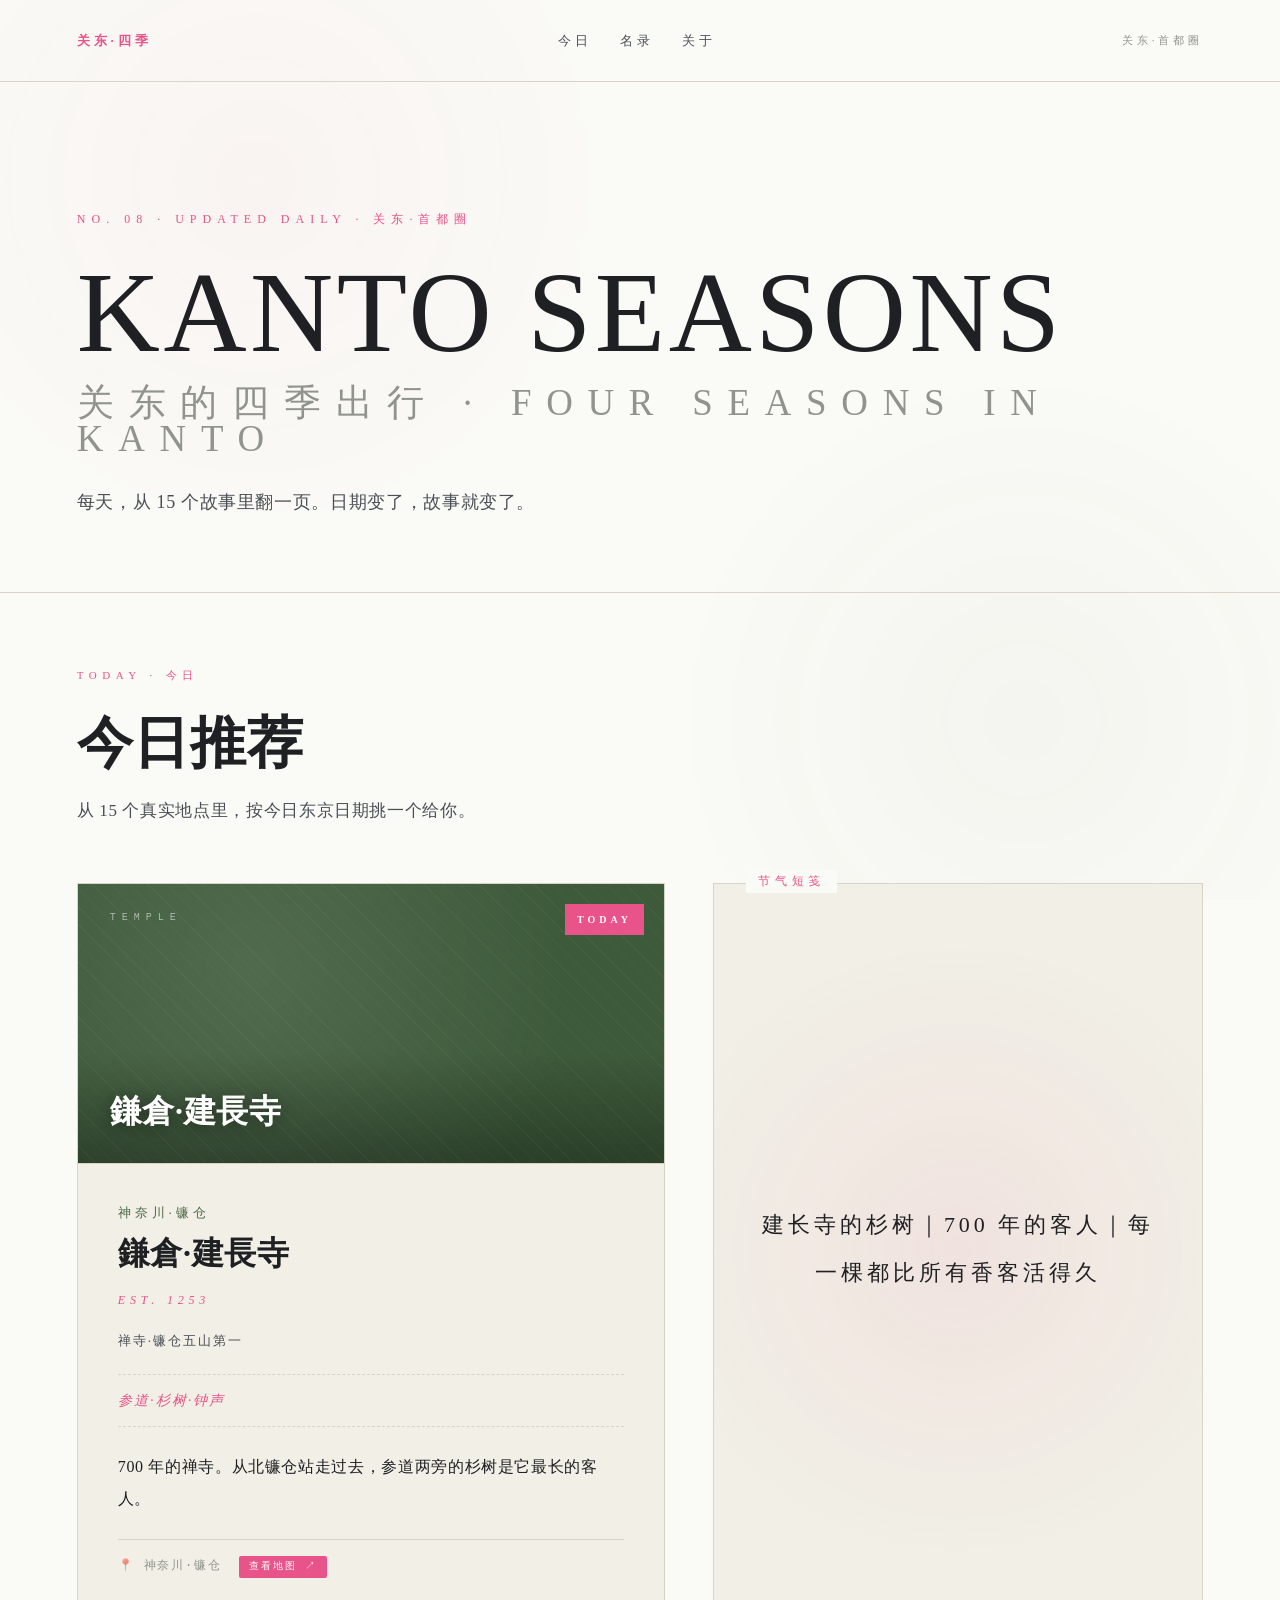
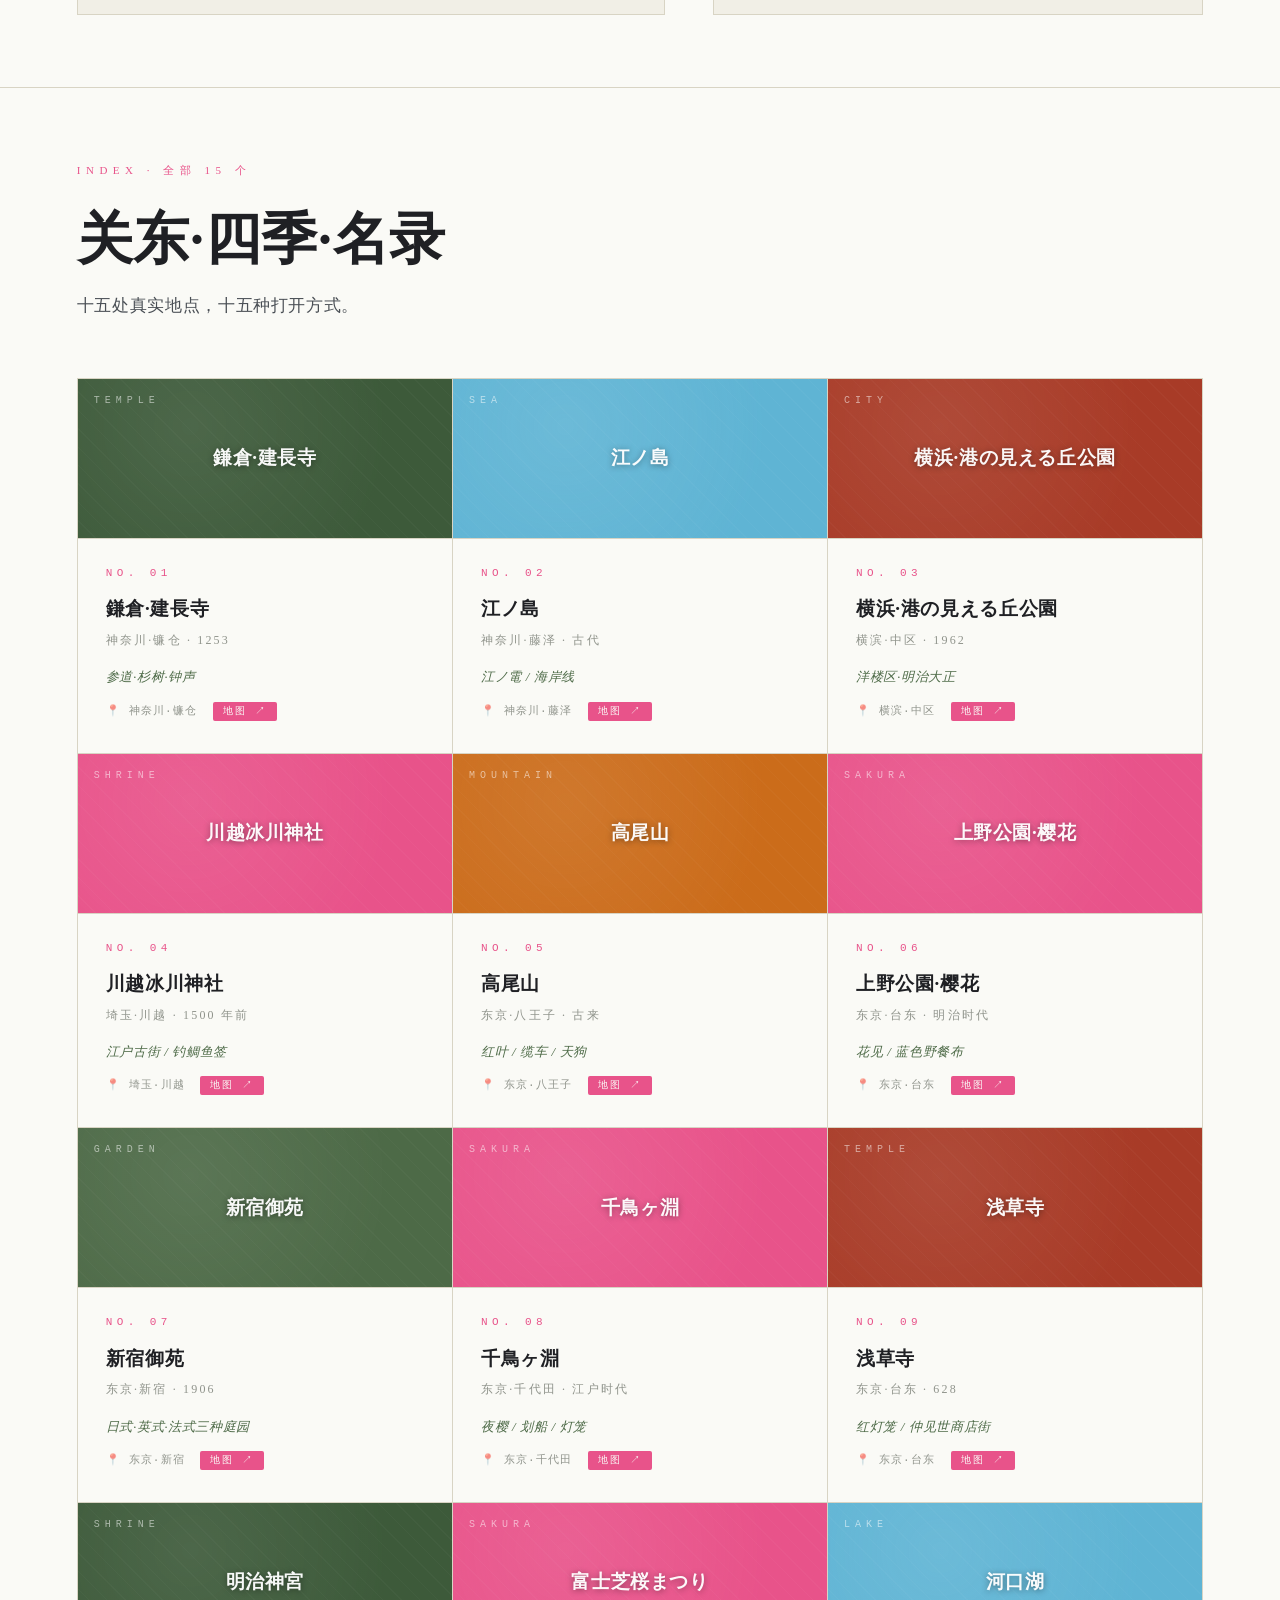
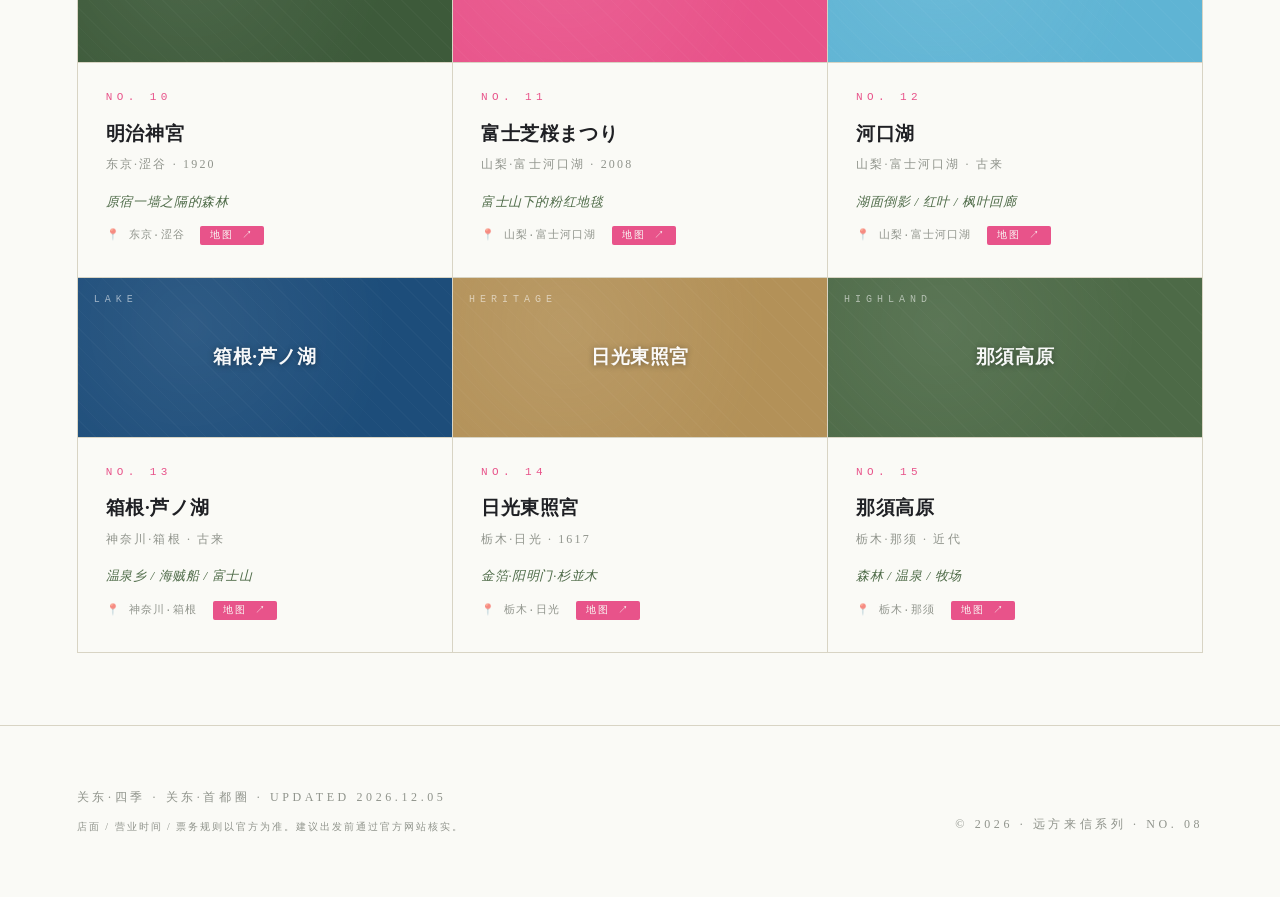
<file: index.html>
<!DOCTYPE html>
<html lang="zh-CN">
<head>
  <meta charset="UTF-8">
  <meta name="viewport" content="width=device-width, initial-scale=1.0">
  <title>关东·四季 — KANTO SEASONS</title>
  <meta name="description" content="关东的四季出行">
  <link rel="stylesheet" href="assets/style.css">
</head>
<body>
  <header class="nav">
    <div class="logo">关东·四季</div>
    <ul>
      <li><a href="index.html">今日</a></li>
      <li><a href="list.html">名录</a></li>
      <li><a href="about.html">关于</a></li>
    </ul>
    <div class="meta">关东·首都圈</div>
  </header>

  <main>
    <section class="hero">
      <div class="meta">NO. 08 · UPDATED DAILY · 关东·首都圈</div>
      <h1>
        KANTO SEASONS
        <span class="accent">关东的四季出行 · FOUR SEASONS IN KANTO</span>
      </h1>
      <p class="tagline">每天，从 15 个故事里翻一页。日期变了，故事就变了。</p>
    </section>

    <section class="section">
      <div class="section-label">TODAY · 今日</div>
      <h2>今日推荐</h2>
      <p class="lead">从 15 个真实地点里，按今日东京日期挑一个给你。</p>

      <div class="tonight">
        <article class="tonight-card">
          <div class="img-frame" id="t-img" data-tag="—">
            <div class="stamp">TODAY</div>
            <div class="big-name" id="t-img-name">— —</div>
          </div>
          <div class="body">
            <div class="ward" id="t-ward">— —</div>
            <h3 class="name" id="t-name">— —</h3>
            <div class="since" id="t-since">— —</div>
            <div class="type" id="t-type">— —</div>
            <div class="vibe" id="t-vibe">— —</div>
            <p class="story" id="t-story">— —</p>
            <div class="address" id="t-address" style="display:none">— —</div>
            <div class="etiquette" id="t-etiquette" style="display:none">— —</div>
            <div class="release" id="t-release" style="display:none">— —</div>
          </div>
        </article>

        <article class="haiku-card" data-label="节气短笺">
          <div class="haiku" id="haiku">— —</div>
        </article>
      </div>
    </section>

    <section class="section">
      <div class="section-label">INDEX · 全部 15 个</div>
      <h2>关东·四季·名录</h2>
      <p class="lead">十五处真实地点，十五种打开方式。</p>
      <div class="list-section" id="all-list"></div>
    </section>
  </main>

  <footer>
    <div>
      <div>关东·四季 · 关东·首都圈 · UPDATED <span id="footer-date">2026.05.07</span></div>
      <div class="disclaimer">店面 / 营业时间 / 票务规则以官方为准。建议出发前通过官方网站核实。</div>
    </div>
    <div>© 2026 · 远方来信系列 · NO. 08</div>
  </footer>

  <script>
    function jstSeed() {
      const d = new Date();
      const jst = new Date(d.getTime() + (d.getTimezoneOffset() + 540) * 60000);
      return jst.getFullYear() * 10000 + (jst.getMonth() + 1) * 100 + jst.getDate();
    }
    function pad(n, w) { return String(n).padStart(w, '0'); }
    const dataKey = "spots";
    const haikuKey = "phrases";

    fetch('data/pool.json').then(r => r.json()).then(data => {
      const seed = jstSeed();
      const list = data[dataKey];
      const phrases = data[haikuKey];
      const today = list[seed % list.length];
      const phrase = phrases[seed % phrases.length];

      const dispName = today.name_zh || today.name;
      document.getElementById('t-name').textContent = dispName;
      document.getElementById('t-img-name').textContent = dispName;
      document.getElementById('t-ward').textContent = today.ward;
      document.getElementById('t-since').textContent = today.since ? 'EST. ' + today.since : '';
      document.getElementById('t-type').textContent = today.type || '';
      document.getElementById('t-vibe').textContent = today.vibe || '';
      document.getElementById('t-story').textContent = today.story || '';
      document.getElementById('haiku').textContent = phrase;

      const tImg = document.getElementById('t-img');
      tImg.style.setProperty('--tone', today.color || 'var(--accent)');
      tImg.setAttribute('data-tag', (today.tag || 'spot').toUpperCase());

      // 地址 + Google Maps
      const addr = today.address || today.ward;
      if (addr) {
        const ae = document.getElementById('t-address');
        const gmapQuery = encodeURIComponent((today.name_zh || today.name) + ' ' + (today.ward || ''));
        ae.innerHTML = addr + ' <a class="gmap-link" href="https://www.google.com/maps/search/?api=1&query=' + gmapQuery + '" target="_blank" rel="noopener">查看地图 ↗</a>';
        ae.style.display = '';
      }
      // 礼仪提示（飞田新地等）
      if (today.etiquette) {
        const et = document.getElementById('t-etiquette');
        et.textContent = '⚠ ' + today.etiquette;
        et.style.display = '';
      }
      // 票务规则（japan-tickets）
      if (today.release_rule) {
        const r = document.getElementById('t-release');
        r.innerHTML = '<strong>放票规则：</strong>' + today.release_rule + '<br><strong>提前：</strong>约 ' + (today.advance_days || '?') + ' 天<br><strong>购票：</strong>' + (today.booking_site || '官方');
        r.style.display = '';
      }

      // 列表
      const listEl = document.getElementById('all-list');
      list.forEach(s => {
        const item = document.createElement('div');
        item.className = 'list-item';
        const sName = s.name_zh || s.name;
        const tone = s.color || 'var(--accent)';
        const tag = (s.tag || 'spot').toUpperCase();
        const addr = s.address || s.ward;
        const gmapQuery = encodeURIComponent(sName + ' ' + (s.ward || ''));
        const gmapLink = `<a class="gmap-link" href="https://www.google.com/maps/search/?api=1&query=${gmapQuery}" target="_blank" rel="noopener">地图 ↗</a>`;
        item.innerHTML = `
          <div class="thumb" style="--tone:${tone}" data-tag="${tag}">
            <div class="big-name">${sName}</div>
          </div>
          <div class="body">
            <div class="num">NO. ${pad(s.id, 2)}</div>
            <div class="name">${sName}</div>
            <div class="meta-line">${s.ward} · ${s.since || '—'}</div>
            <div class="vibe">${s.vibe || ''}</div>
            ${addr ? `<div class="address">${addr} ${gmapLink}</div>` : ''}
          </div>
        `;
        listEl.appendChild(item);
      });

      const now = new Date();
      const jst = new Date(now.getTime() + (now.getTimezoneOffset() + 540) * 60000);
      document.getElementById('footer-date').textContent =
        jst.getFullYear() + '.' + pad(jst.getMonth()+1, 2) + '.' + pad(jst.getDate(), 2);
    });
  </script>
</body>
</html>
</file>
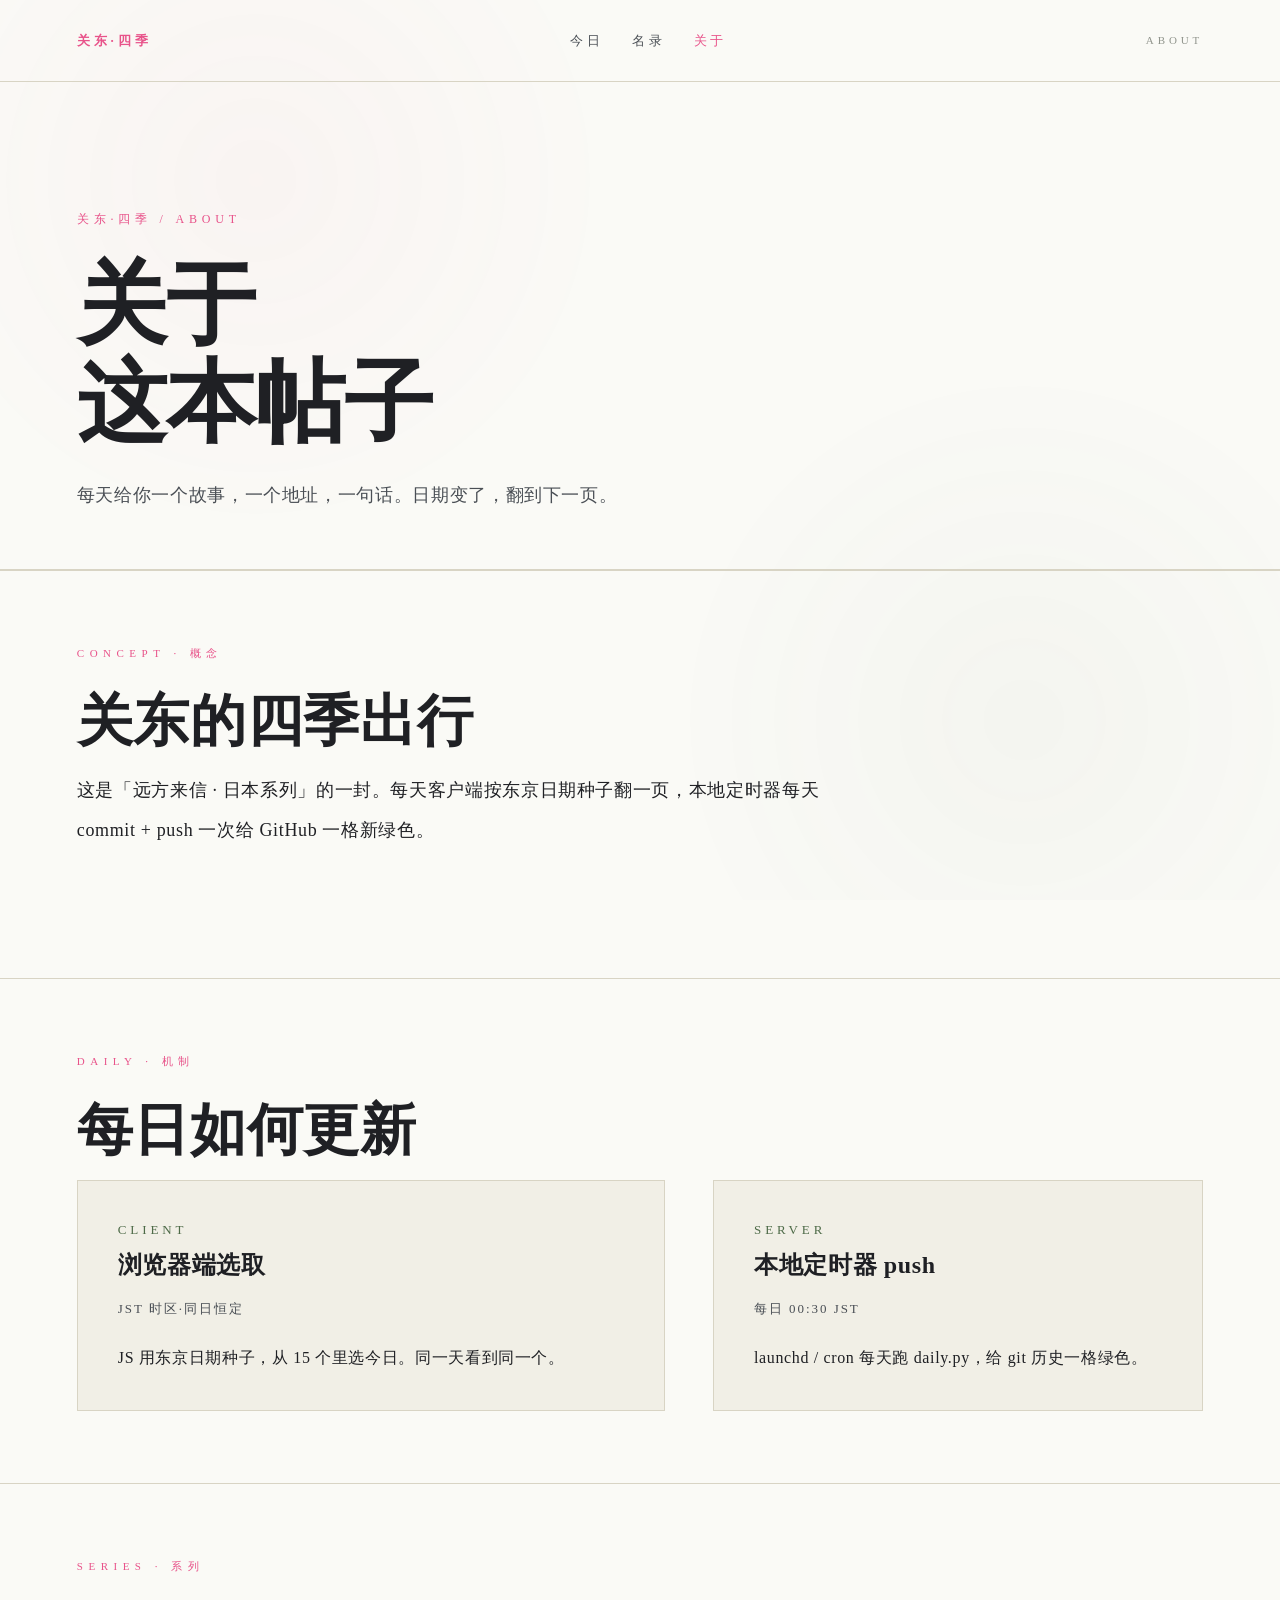
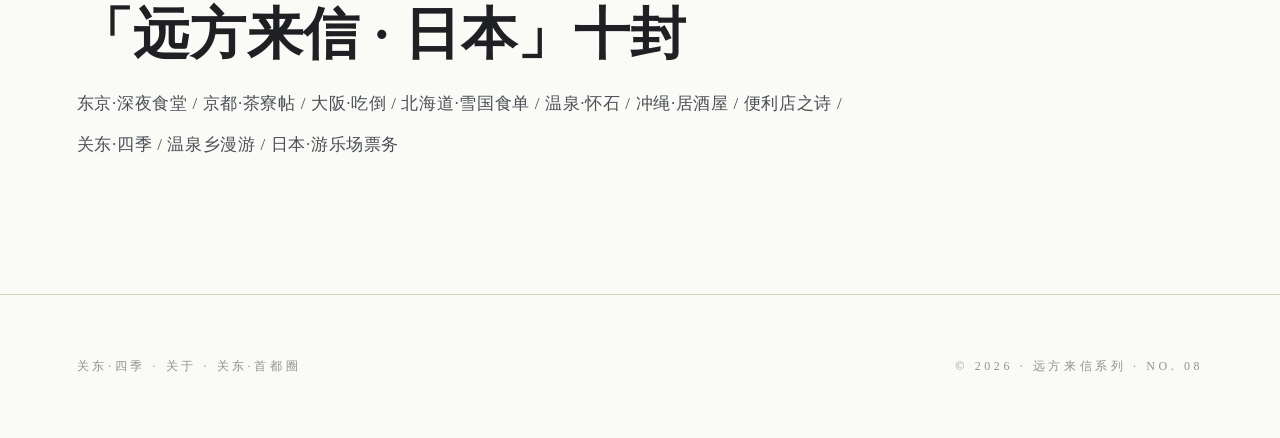
<file: about.html>
<!DOCTYPE html>
<html lang="zh-CN">
<head>
  <meta charset="UTF-8">
  <meta name="viewport" content="width=device-width, initial-scale=1.0">
  <title>关于 — 关东·四季</title>
  <link rel="stylesheet" href="assets/style.css">
</head>
<body>
  <header class="nav">
    <div class="logo">关东·四季</div>
    <ul>
      <li><a href="index.html">今日</a></li>
      <li><a href="list.html">名录</a></li>
      <li><a href="about.html" style="color:var(--accent)">关于</a></li>
    </ul>
    <div class="meta">ABOUT</div>
  </header>

  <main>
    <section class="detail-hero">
      <div class="crumb">关东·四季 / ABOUT</div>
      <h1>关于<br>这本帖子</h1>
      <p class="deck">每天给你一个故事，一个地址，一句话。日期变了，翻到下一页。</p>
    </section>

    <section class="section">
      <div class="section-label">CONCEPT · 概念</div>
      <h2>关东的四季出行</h2>
      <p class="lead" style="font-size:18px;color:var(--ink);max-width:760px;line-height:2.2">
        这是「远方来信 · 日本系列」的一封。每天客户端按东京日期种子翻一页，本地定时器每天 commit + push 一次给 GitHub 一格新绿色。
      </p>
    </section>

    <section class="section">
      <div class="section-label">DAILY · 机制</div>
      <h2>每日如何更新</h2>
      <div class="tonight">
        <article class="tonight-card" style="background:var(--bg-2)">
          <div class="body">
            <div class="ward">CLIENT</div>
            <h3 class="name" style="font-size:24px">浏览器端选取</h3>
            <div class="type">JST 时区·同日恒定</div>
            <p class="story">JS 用东京日期种子，从 15 个里选今日。同一天看到同一个。</p>
          </div>
        </article>
        <article class="tonight-card" style="background:var(--bg-2)">
          <div class="body">
            <div class="ward">SERVER</div>
            <h3 class="name" style="font-size:24px">本地定时器 push</h3>
            <div class="type">每日 00:30 JST</div>
            <p class="story">launchd / cron 每天跑 daily.py，给 git 历史一格绿色。</p>
          </div>
        </article>
      </div>
    </section>

    <section class="section">
      <div class="section-label">SERIES · 系列</div>
      <h2>「远方来信 · 日本」十封</h2>
      <p class="lead" style="font-size:17px;color:var(--ink-2);max-width:780px;line-height:2.4">
        东京·深夜食堂 / 京都·茶寮帖 / 大阪·吃倒 / 北海道·雪国食单 / 温泉·怀石 / 冲绳·居酒屋 / 便利店之诗 / 关东·四季 / 温泉乡漫游 / 日本·游乐场票务
      </p>
    </section>
  </main>

  <footer>
    <div>关东·四季 · 关于 · 关东·首都圈</div>
    <div>© 2026 · 远方来信系列 · NO. 08</div>
  </footer>
</body>
</html>
</file>
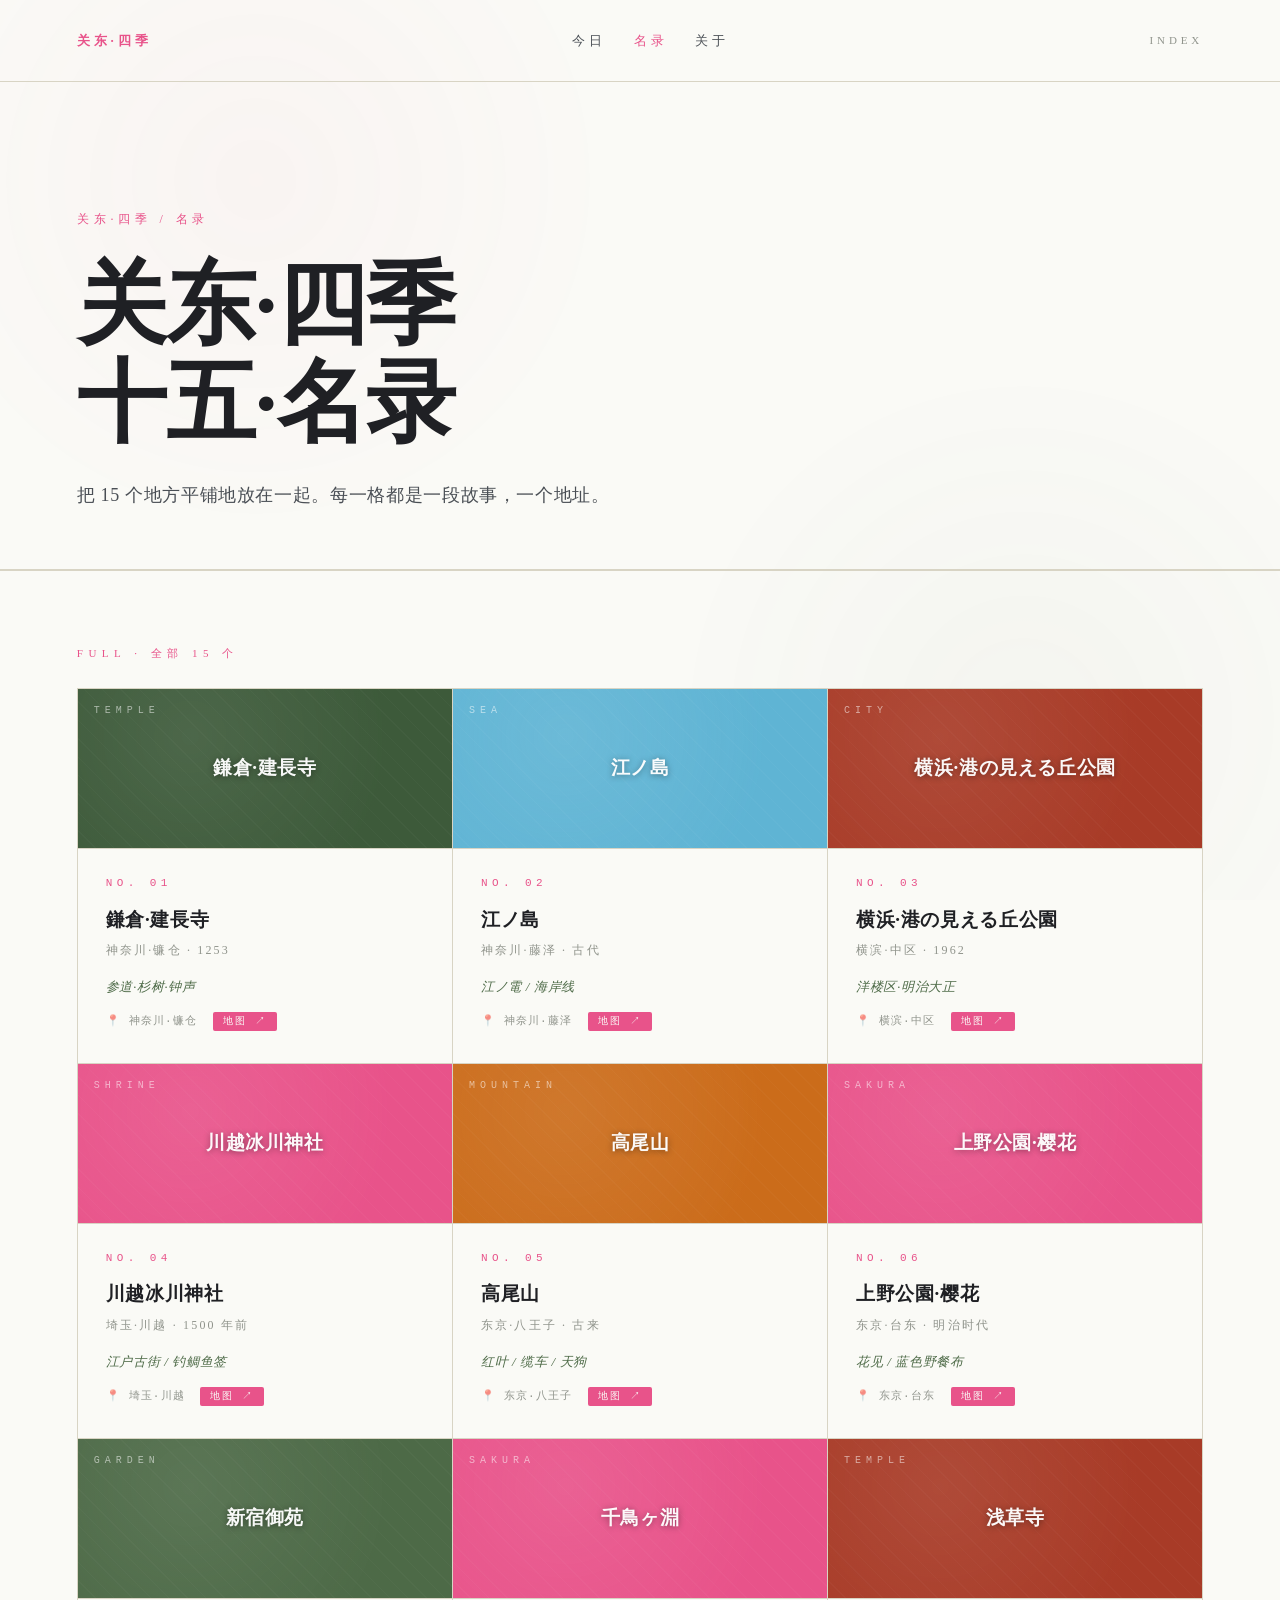
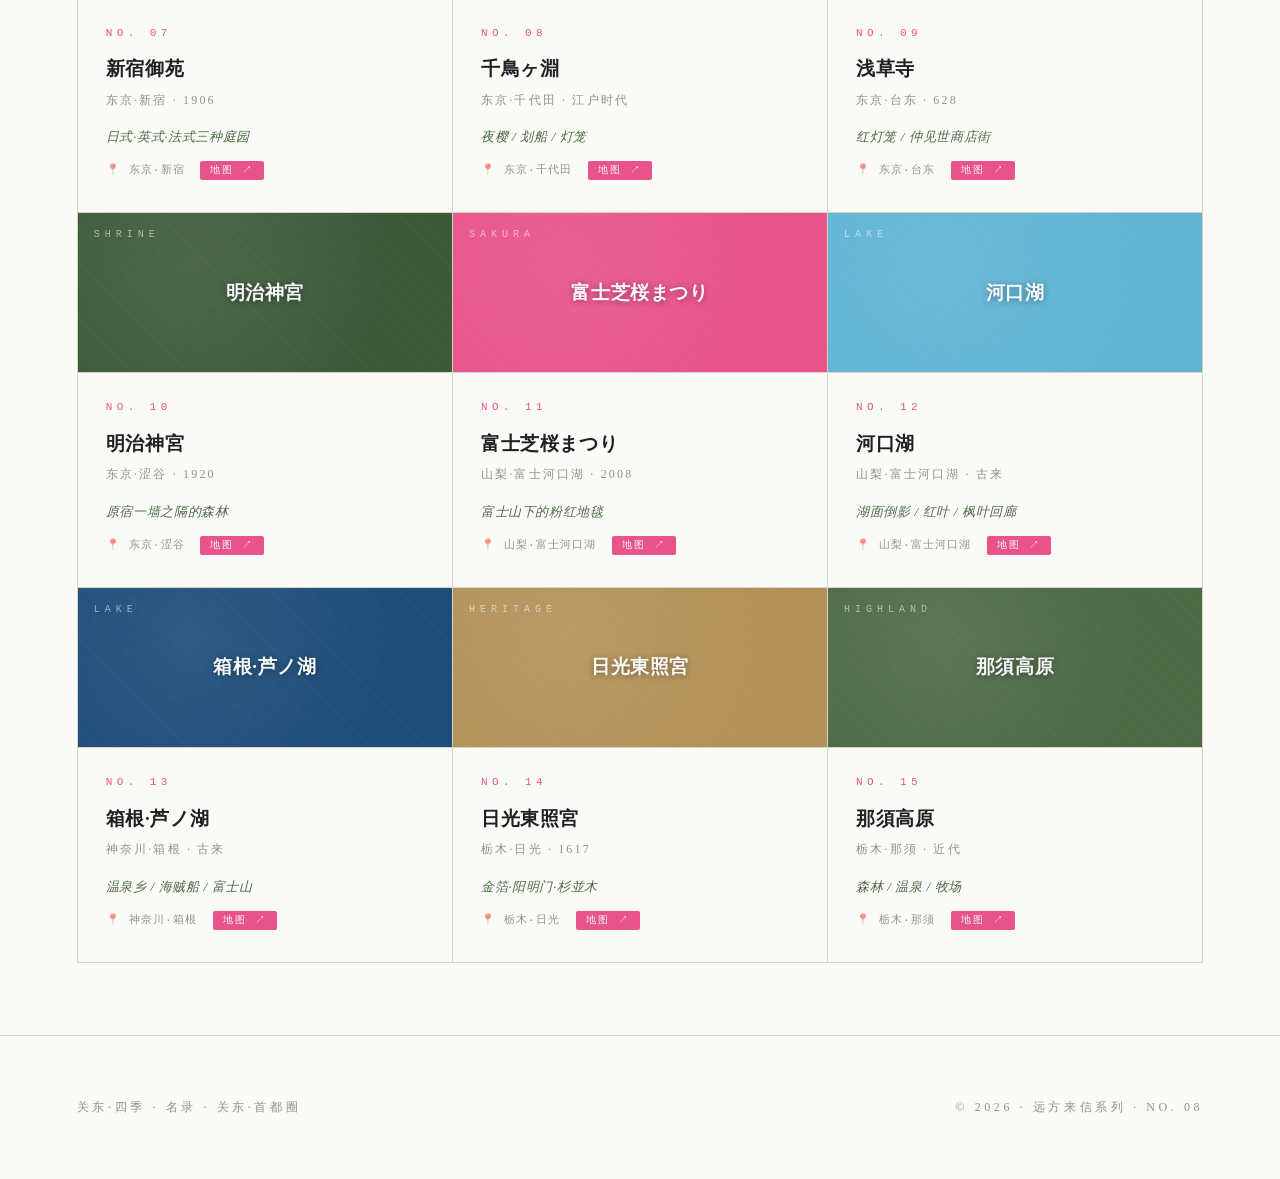
<file: list.html>
<!DOCTYPE html>
<html lang="zh-CN">
<head>
  <meta charset="UTF-8">
  <meta name="viewport" content="width=device-width, initial-scale=1.0">
  <title>名录 — 关东·四季</title>
  <link rel="stylesheet" href="assets/style.css">
</head>
<body>
  <header class="nav">
    <div class="logo">关东·四季</div>
    <ul>
      <li><a href="index.html">今日</a></li>
      <li><a href="list.html" style="color:var(--accent)">名录</a></li>
      <li><a href="about.html">关于</a></li>
    </ul>
    <div class="meta">INDEX</div>
  </header>

  <main>
    <section class="detail-hero">
      <div class="crumb">关东·四季 / 名录</div>
      <h1>关东·四季<br>十五·名录</h1>
      <p class="deck">把 15 个地方平铺地放在一起。每一格都是一段故事，一个地址。</p>
    </section>

    <section class="section">
      <div class="section-label">FULL · 全部 15 个</div>
      <div class="list-section" id="all-list"></div>
    </section>
  </main>

  <footer>
    <div>关东·四季 · 名录 · 关东·首都圈</div>
    <div>© 2026 · 远方来信系列 · NO. 08</div>
  </footer>

  <script>
    function pad(n, w) { return String(n).padStart(w, '0'); }
    fetch('data/pool.json').then(r => r.json()).then(data => {
      const list = data['spots'];
      const listEl = document.getElementById('all-list');
      list.forEach(s => {
        const item = document.createElement('div');
        item.className = 'list-item';
        const sName = s.name_zh || s.name;
        const tone = s.color || 'var(--accent)';
        const tag = (s.tag || 'spot').toUpperCase();
        const addr = s.address || s.ward;
        const gmapQuery = encodeURIComponent(sName + ' ' + (s.ward || ''));
        const gmapLink = `<a class="gmap-link" href="https://www.google.com/maps/search/?api=1&query=${gmapQuery}" target="_blank" rel="noopener">地图 ↗</a>`;
        item.innerHTML = `
          <div class="thumb" style="--tone:${tone}" data-tag="${tag}">
            <div class="big-name">${sName}</div>
          </div>
          <div class="body">
            <div class="num">NO. ${pad(s.id, 2)}</div>
            <div class="name">${sName}</div>
            <div class="meta-line">${s.ward} · ${s.since || '—'}</div>
            <div class="vibe">${s.vibe || ''}</div>
            ${addr ? `<div class="address">${addr} ${gmapLink}</div>` : ''}
          </div>
        `;
        listEl.appendChild(item);
      });
    });
  </script>
</body>
</html>
</file>
<file: assets/style.css>
:root {
  --bg: #fafaf6;
  --bg-2: #f1efe6;
  --ink: #1f2024;
  --ink-2: #4a4f55;
  --mute: #90948c;
  --line: #d8d4c4;
  --accent: #e8538a;
  --accent-2: #4d6a47;
}
* { box-sizing: border-box; margin: 0; padding: 0; }
html, body {
  background: var(--bg);
  color: var(--ink);
  font-family: "Noto Serif JP", "Songti SC", "Hiragino Mincho ProN", "Source Han Serif", serif;
  font-feature-settings: "palt";
  line-height: 1.95;
  letter-spacing: 0.04em;
  min-height: 100vh;
  overflow-x: hidden;
}
main, header, footer { position: relative; z-index: 2; }
.nav {
  display: flex; justify-content: space-between; align-items: center;
  padding: 28px 6vw; border-bottom: 1px solid var(--line);
  font-size: 13px; letter-spacing: 0.3em;
}
.nav .logo { font-weight: 700; color: var(--accent); }
.nav ul { list-style: none; display: flex; gap: 28px; }
.nav a { color: var(--ink-2); text-decoration: none; transition: color 0.3s; }
.nav a:hover { color: var(--accent); }
.nav .meta { color: var(--mute); font-size: 11px; }

.hero { padding: 14vh 6vw 8vh; }
.hero .meta {
  font-size: 12px; color: var(--accent); letter-spacing: 0.5em; margin-bottom: 24px;
}
.hero h1 {
  font-size: clamp(48px, 9vw, 130px); font-weight: 800;
  line-height: 0.98; letter-spacing: -0.01em; margin-bottom: 24px;
}
.hero h1 .accent {
  display: block; font-size: 0.32em; font-weight: 400;
  color: var(--mute); letter-spacing: 0.4em; margin-top: 16px;
}
.hero p.tagline { font-size: 18px; color: var(--ink-2); max-width: 600px; margin-top: 28px; }

.section { padding: 8vh 6vw; border-top: 1px solid var(--line); }
.section-label {
  font-size: 11px; letter-spacing: 0.5em; color: var(--accent);
  text-transform: uppercase; margin-bottom: 24px;
}
.section h2 { font-size: clamp(32px, 5vw, 56px); font-weight: 700; margin-bottom: 16px; line-height: 1.2; }
.section .lead { font-size: 17px; color: var(--ink-2); max-width: 700px; margin-bottom: 56px; }

.tonight { display: grid; grid-template-columns: 1.2fr 1fr; gap: 48px; align-items: stretch; }
.tonight-card {
  border: 1px solid var(--line); background: var(--bg-2); padding: 0;
  position: relative; overflow: hidden; display: flex; flex-direction: column;
}
.tonight-card .img-frame {
  --tone: var(--accent); width: 100%; height: 280px;
  background: radial-gradient(circle at 30% 30%, color-mix(in srgb, var(--tone) 75%, white 10%), var(--tone) 70%), var(--tone);
  position: relative; overflow: hidden; display: flex;
  align-items: flex-end; padding: 32px; border-bottom: 1px solid var(--line);
}
.tonight-card .img-frame::before {
  content: attr(data-tag); position: absolute; top: 24px; left: 32px;
  font-size: 10px; letter-spacing: 0.6em; color: rgba(255,255,255,0.55);
  font-family: "JetBrains Mono", monospace; text-transform: uppercase;
}
.tonight-card .img-frame::after {
  content: ""; position: absolute; inset: 0;
  background: repeating-linear-gradient(45deg, transparent 0, transparent 12px, rgba(255,255,255,0.03) 12px, rgba(255,255,255,0.03) 13px),
              linear-gradient(180deg, transparent 60%, rgba(0,0,0,0.3) 100%);
  pointer-events: none;
}
.tonight-card .img-frame .big-name {
  position: relative; z-index: 2; font-size: 32px; font-weight: 800;
  letter-spacing: 0.02em; color: #fff; line-height: 1.2;
  text-shadow: 0 2px 16px rgba(0,0,0,0.4);
}
.tonight-card .img-frame .stamp {
  position: absolute; top: 20px; right: 20px;
  background: var(--accent); color: var(--bg); padding: 6px 12px;
  font-size: 10px; letter-spacing: 0.4em; font-weight: 700; z-index: 3;
}
.tonight-card .body { padding: 36px 40px; }
.tonight-card .ward {
  font-size: 13px; letter-spacing: 0.3em; color: var(--accent-2); margin-bottom: 8px;
}
.tonight-card .name { font-size: 32px; font-weight: 700; line-height: 1.25; margin-bottom: 16px; }
.tonight-card .since { font-size: 12px; color: var(--accent); letter-spacing: 0.4em; font-style: italic; margin-bottom: 16px; }
.tonight-card .type { font-size: 13px; color: var(--ink-2); margin-bottom: 20px; letter-spacing: 0.15em; }
.tonight-card .vibe {
  font-size: 14px; color: var(--accent); letter-spacing: 0.15em;
  border-top: 1px dashed var(--line); border-bottom: 1px dashed var(--line);
  padding: 12px 0; margin-bottom: 24px; font-style: italic;
}
.tonight-card .story { font-size: 16px; line-height: 2; color: var(--ink); }
.tonight-card .address {
  margin-top: 24px; padding-top: 16px; border-top: 1px solid var(--line);
  font-size: 12px; color: var(--mute); letter-spacing: 0.15em;
  font-family: "JetBrains Mono", "PingFang SC", monospace; line-height: 1.8;
}
.tonight-card .address::before { content: "📍 "; opacity: 0.6; }
.tonight-card .gmap-link, .list-item .gmap-link {
  display: inline-block; margin-left: 8px; padding: 2px 10px;
  background: var(--accent); color: var(--bg); font-size: 10px;
  letter-spacing: 0.2em; text-decoration: none; border-radius: 2px;
  transition: opacity 0.3s;
}
.tonight-card .gmap-link:hover, .list-item .gmap-link:hover { opacity: 0.8; }
.tonight-card .etiquette {
  margin-top: 12px; font-size: 12px; color: var(--accent-2);
  letter-spacing: 0.15em; font-style: italic;
}
.tonight-card .release {
  margin-top: 16px; padding: 12px; background: color-mix(in srgb, var(--accent) 12%, transparent);
  border-left: 3px solid var(--accent); font-size: 12px;
  color: var(--ink); letter-spacing: 0.1em;
}

.haiku-card {
  border: 1px solid var(--line); padding: 40px;
  display: flex; align-items: center; justify-content: center;
  background: radial-gradient(circle at center, color-mix(in srgb, var(--accent) 8%, transparent), transparent 70%), var(--bg-2);
  position: relative;
}
.haiku-card::before {
  content: attr(data-label); position: absolute; top: -14px; left: 32px;
  background: var(--bg); padding: 0 12px; color: var(--accent);
  font-size: 12px; letter-spacing: 0.4em;
}
.haiku-card .haiku {
  font-size: 22px; line-height: 2.2; text-align: center;
  letter-spacing: 0.18em; color: var(--ink); white-space: pre-line;
  font-weight: 300;
}

.list-section {
  display: grid; grid-template-columns: repeat(auto-fit, minmax(300px, 1fr));
  gap: 1px; background: var(--line); border: 1px solid var(--line);
}
.list-item {
  background: var(--bg); padding: 0; transition: background 0.3s;
  position: relative; overflow: hidden;
}
.list-item:hover { background: var(--bg-2); }
.list-item .thumb {
  --tone: var(--accent); width: 100%; height: 160px;
  background: radial-gradient(circle at 30% 30%, color-mix(in srgb, var(--tone) 75%, white 8%), var(--tone) 70%), var(--tone);
  position: relative; overflow: hidden; display: flex; align-items: center;
  justify-content: center; padding: 16px; border-bottom: 1px solid var(--line);
}
.list-item .thumb::before {
  content: attr(data-tag); position: absolute; top: 12px; left: 16px;
  font-size: 10px; letter-spacing: 0.5em; color: rgba(255,255,255,0.55);
  font-family: "JetBrains Mono", monospace; text-transform: uppercase;
}
.list-item .thumb::after {
  content: ""; position: absolute; inset: 0;
  background: repeating-linear-gradient(45deg, transparent 0, transparent 12px, rgba(255,255,255,0.025) 12px, rgba(255,255,255,0.025) 13px);
}
.list-item .thumb .big-name {
  position: relative; z-index: 2; font-size: 19px; font-weight: 700;
  color: rgba(255,255,255,0.96); text-align: center; line-height: 1.3;
  text-shadow: 0 1px 6px rgba(0,0,0,0.4);
}
.list-item .body { padding: 24px 28px 32px; }
.list-item .num {
  font-size: 11px; color: var(--accent); letter-spacing: 0.4em;
  margin-bottom: 12px; font-family: "JetBrains Mono", monospace;
}
.list-item .name { font-size: 19px; font-weight: 700; margin-bottom: 6px; line-height: 1.4; }
.list-item .meta-line {
  font-size: 12px; color: var(--mute); letter-spacing: 0.18em; margin-bottom: 12px;
}
.list-item .vibe { font-size: 13px; color: var(--accent-2); font-style: italic; margin-bottom: 12px; }
.list-item .address {
  font-size: 11px; color: var(--mute); letter-spacing: 0.1em; margin-top: 12px;
  font-family: "JetBrains Mono", "PingFang SC", monospace; line-height: 1.5;
}
.list-item .address::before { content: "📍 "; opacity: 0.6; }

footer {
  border-top: 1px solid var(--line); padding: 60px 6vw;
  display: flex; justify-content: space-between; align-items: flex-end;
  font-size: 12px; color: var(--mute); letter-spacing: 0.3em;
}
footer .disclaimer {
  font-size: 10px; color: var(--mute); letter-spacing: 0.2em;
  margin-top: 8px; text-transform: none;
}

.detail-hero { padding: 14vh 6vw 6vh; border-bottom: 1px solid var(--line); }
.detail-hero .crumb { font-size: 12px; color: var(--accent); letter-spacing: 0.4em; margin-bottom: 24px; }
.detail-hero h1 { font-size: clamp(40px, 7vw, 96px); font-weight: 800; line-height: 1.1; letter-spacing: -0.01em; margin-bottom: 24px; }
.detail-hero .deck { font-size: 18px; color: var(--ink-2); max-width: 700px; line-height: 2.1; }

@media (max-width: 800px) {
  .tonight { grid-template-columns: 1fr; }
  .nav ul { display: none; }
  .hero { padding: 10vh 6vw 6vh; }
  footer { flex-direction: column; align-items: flex-start; gap: 16px; }
}

body::before {
  content: ""; position: fixed; inset: 0; pointer-events: none; z-index: 0; opacity: 0.03;
  background-image: radial-gradient(circle at 20% 20%, var(--accent) 0%, transparent 30%),
                    radial-gradient(circle at 80% 80%, var(--accent-2) 0%, transparent 30%);
}
.hero h1 { font-weight: 400; letter-spacing: 0.03em; }
</file>
